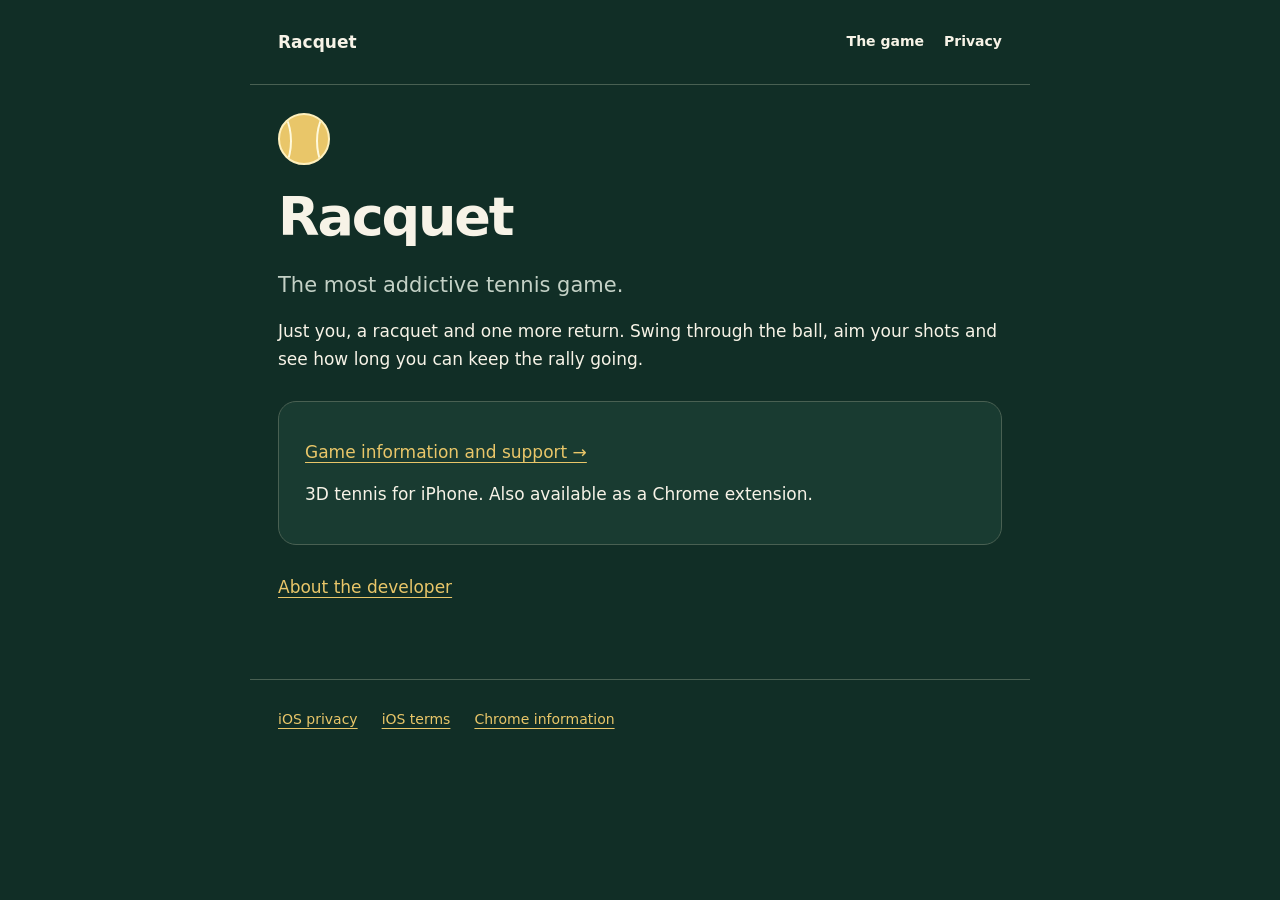
<file: index.html>
<!doctype html>
<html lang="en"><head><meta charset="utf-8"><meta name="viewport" content="width=device-width,initial-scale=1"><meta name="description" content="Racquet: the most addictive tennis game. Game information, support and privacy."><title>Racquet</title><link rel="stylesheet" href="site.css"></head>
<body><header><a href="./">Racquet</a><nav><a href="racquet/">The game</a><a href="racquet/privacy.html">Privacy</a></nav></header><main><div class="ball" aria-hidden="true"></div><h1>Racquet</h1><p class="intro">The most addictive tennis game.</p><p>Just you, a racquet and one more return. Swing through the ball, aim your shots and see how long you can keep the rally going.</p><div class="card"><p><a href="racquet/">Game information and support →</a></p><p>3D tennis for iPhone. Also available as a Chrome extension.</p></div><p><a href="https://kostakarathana.github.io/personal_website/">About the developer</a></p></main><footer><div class="links"><a href="racquet/privacy.html">iOS privacy</a><a href="racquet/terms.html">iOS terms</a><a href="https://github.com/kostakarathana/racquet-info">Chrome information</a></div></footer></body></html>
</file>
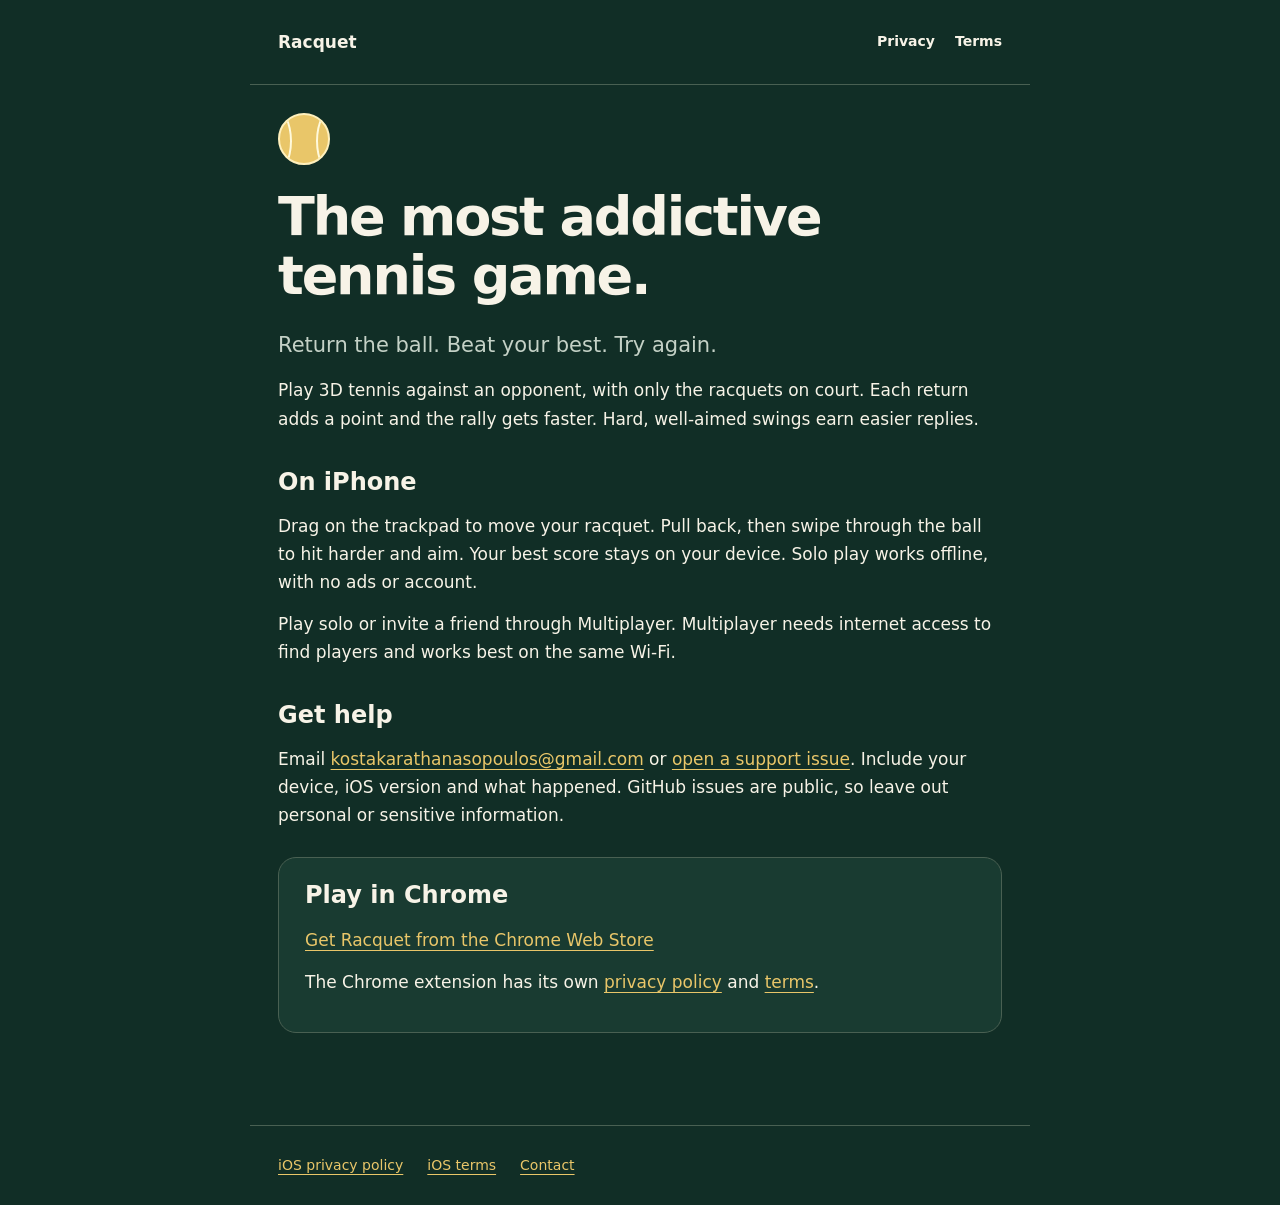
<file: racquet/index.html>
<!doctype html>
<html lang="en"><head><meta charset="utf-8"><meta name="viewport" content="width=device-width,initial-scale=1"><meta name="description" content="Racquet: the most addictive tennis game. How to play and get help."><title>Racquet — Game and support</title><link rel="stylesheet" href="../site.css"></head>
<body><header><a href="../">Racquet</a><nav><a href="privacy.html">Privacy</a><a href="terms.html">Terms</a></nav></header><main><div class="ball" aria-hidden="true"></div><h1>The most addictive tennis game.</h1><p class="intro">Return the ball. Beat your best. Try again.</p><p>Play 3D tennis against an opponent, with only the racquets on court. Each return adds a point and the rally gets faster. Hard, well-aimed swings earn easier replies.</p><h2>On iPhone</h2><p>Drag on the trackpad to move your racquet. Pull back, then swipe through the ball to hit harder and aim. Your best score stays on your device. Solo play works offline, with no ads or account.</p><p>Play solo or invite a friend through Multiplayer. Multiplayer needs internet access to find players and works best on the same Wi-Fi.</p><h2>Get help</h2><p>Email <a href="mailto:kostakarathanasopoulos@gmail.com">kostakarathanasopoulos@gmail.com</a> or <a href="https://github.com/kostakarathana/racquet-info/issues">open a support issue</a>. Include your device, iOS version and what happened. GitHub issues are public, so leave out personal or sensitive information.</p><div class="card"><h2 style="margin-top:0">Play in Chrome</h2><p><a href="https://chromewebstore.google.com/detail/racquet-the-most-addictiv/lfcmcofgaeindpmglfkhenifpkaikilh">Get Racquet from the Chrome Web Store</a></p><p>The Chrome extension has its own <a href="https://github.com/kostakarathana/racquet-info/blob/main/PRIVACY.md">privacy policy</a> and <a href="https://github.com/kostakarathana/racquet-info/blob/main/TERMS.md">terms</a>.</p></div></main><footer><div class="links"><a href="privacy.html">iOS privacy policy</a><a href="terms.html">iOS terms</a><a href="mailto:kostakarathanasopoulos@gmail.com">Contact</a></div></footer></body></html>
</file>
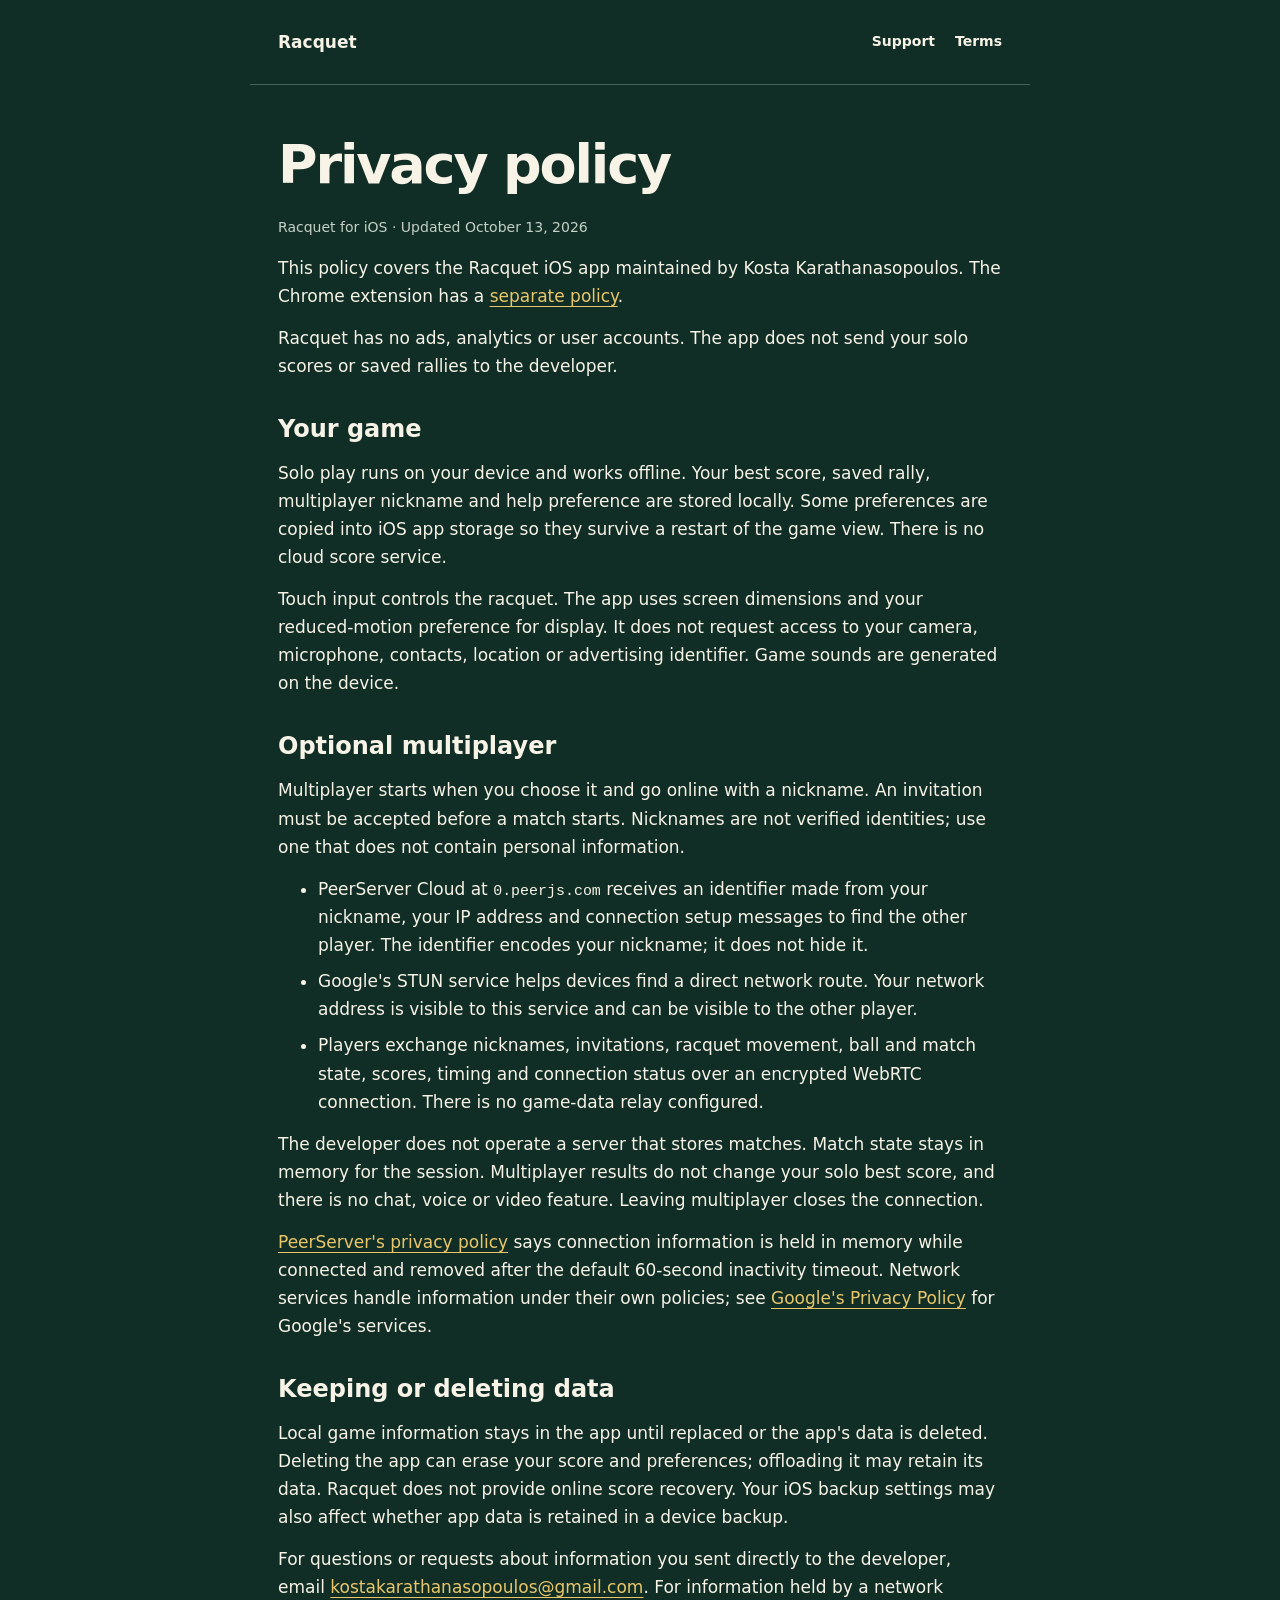
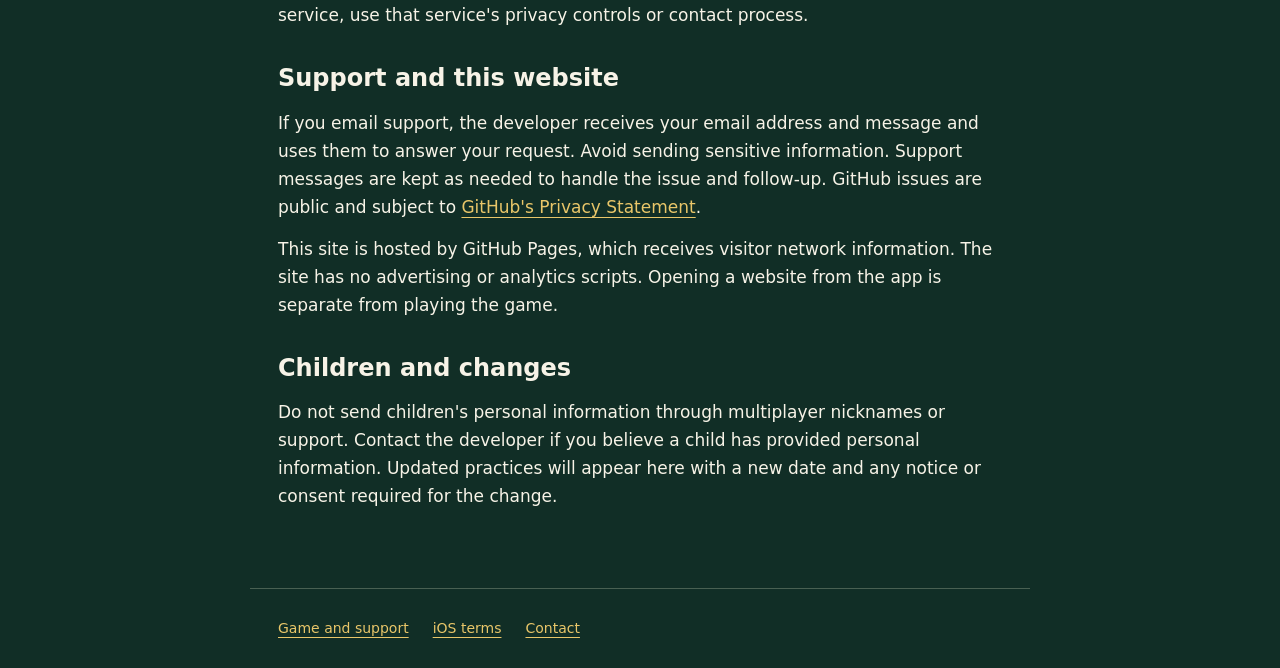
<file: racquet/privacy.html>
<!doctype html>
<html lang="en"><head><meta charset="utf-8"><meta name="viewport" content="width=device-width,initial-scale=1"><meta name="description" content="Privacy policy for the Racquet iOS app."><title>Racquet for iOS — Privacy policy</title><link rel="stylesheet" href="../site.css"></head>
<body><header><a href="./">Racquet</a><nav><a href="./">Support</a><a href="terms.html">Terms</a></nav></header><main><h1>Privacy policy</h1><p class="meta">Racquet for iOS · Updated October 13, 2026</p><p>This policy covers the Racquet iOS app maintained by Kosta Karathanasopoulos. The Chrome extension has a <a href="https://github.com/kostakarathana/racquet-info/blob/main/PRIVACY.md">separate policy</a>.</p><p>Racquet has no ads, analytics or user accounts. The app does not send your solo scores or saved rallies to the developer.</p><h2>Your game</h2><p>Solo play runs on your device and works offline. Your best score, saved rally, multiplayer nickname and help preference are stored locally. Some preferences are copied into iOS app storage so they survive a restart of the game view. There is no cloud score service.</p><p>Touch input controls the racquet. The app uses screen dimensions and your reduced-motion preference for display. It does not request access to your camera, microphone, contacts, location or advertising identifier. Game sounds are generated on the device.</p><h2>Optional multiplayer</h2><p>Multiplayer starts when you choose it and go online with a nickname. An invitation must be accepted before a match starts. Nicknames are not verified identities; use one that does not contain personal information.</p><ul><li>PeerServer Cloud at <code>0.peerjs.com</code> receives an identifier made from your nickname, your IP address and connection setup messages to find the other player. The identifier encodes your nickname; it does not hide it.</li><li>Google's STUN service helps devices find a direct network route. Your network address is visible to this service and can be visible to the other player.</li><li>Players exchange nicknames, invitations, racquet movement, ball and match state, scores, timing and connection status over an encrypted WebRTC connection. There is no game-data relay configured.</li></ul><p>The developer does not operate a server that stores matches. Match state stays in memory for the session. Multiplayer results do not change your solo best score, and there is no chat, voice or video feature. Leaving multiplayer closes the connection.</p><p><a href="https://github.com/peers/peerjs-server/blob/master/PRIVACY.md">PeerServer's privacy policy</a> says connection information is held in memory while connected and removed after the default 60-second inactivity timeout. Network services handle information under their own policies; see <a href="https://policies.google.com/privacy">Google's Privacy Policy</a> for Google's services.</p><h2>Keeping or deleting data</h2><p>Local game information stays in the app until replaced or the app's data is deleted. Deleting the app can erase your score and preferences; offloading it may retain its data. Racquet does not provide online score recovery. Your iOS backup settings may also affect whether app data is retained in a device backup.</p><p>For questions or requests about information you sent directly to the developer, email <a href="mailto:kostakarathanasopoulos@gmail.com">kostakarathanasopoulos@gmail.com</a>. For information held by a network service, use that service's privacy controls or contact process.</p><h2>Support and this website</h2><p>If you email support, the developer receives your email address and message and uses them to answer your request. Avoid sending sensitive information. Support messages are kept as needed to handle the issue and follow-up. GitHub issues are public and subject to <a href="https://docs.github.com/en/site-policy/privacy-policies/github-general-privacy-statement">GitHub's Privacy Statement</a>.</p><p>This site is hosted by GitHub Pages, which receives visitor network information. The site has no advertising or analytics scripts. Opening a website from the app is separate from playing the game.</p><h2>Children and changes</h2><p>Do not send children's personal information through multiplayer nicknames or support. Contact the developer if you believe a child has provided personal information. Updated practices will appear here with a new date and any notice or consent required for the change.</p></main><footer><div class="links"><a href="./">Game and support</a><a href="terms.html">iOS terms</a><a href="mailto:kostakarathanasopoulos@gmail.com">Contact</a></div></footer></body></html>
</file>
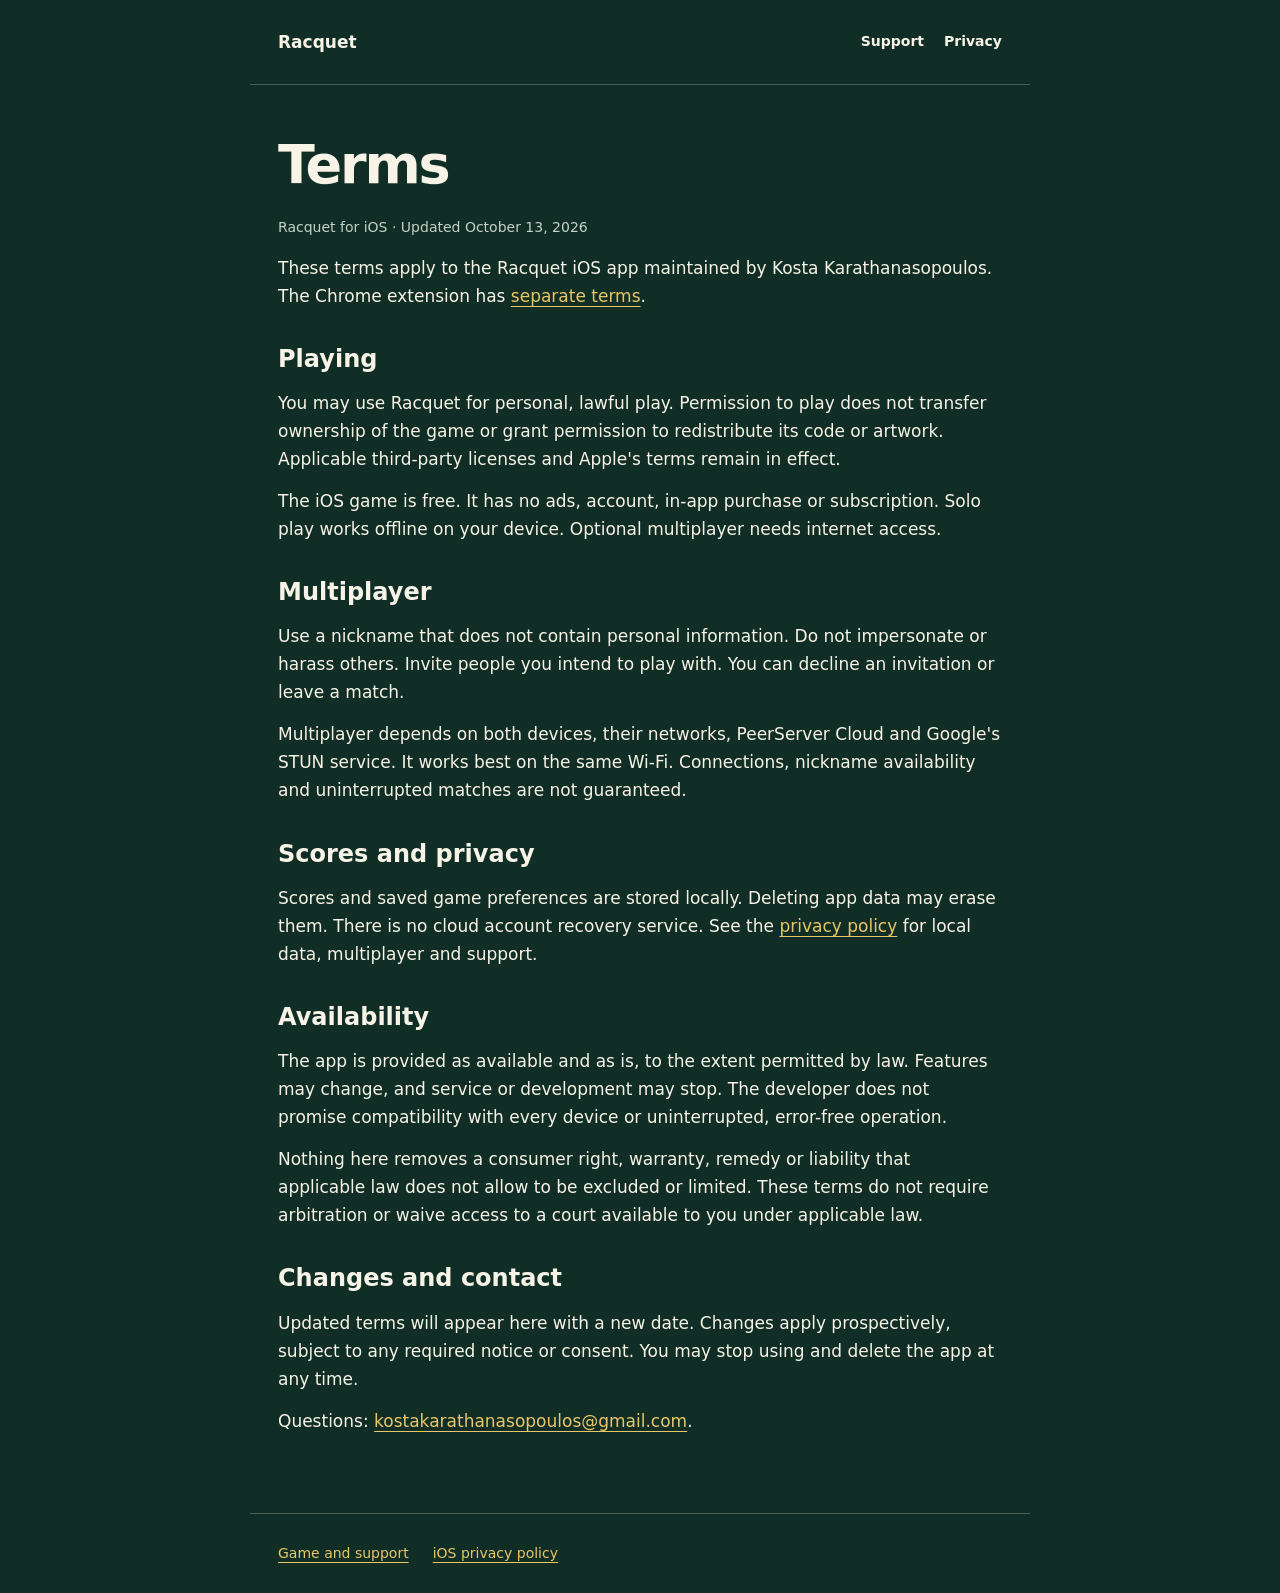
<file: racquet/terms.html>
<!doctype html>
<html lang="en"><head><meta charset="utf-8"><meta name="viewport" content="width=device-width,initial-scale=1"><meta name="description" content="Terms for the Racquet iOS app."><title>Racquet for iOS — Terms</title><link rel="stylesheet" href="../site.css"></head>
<body><header><a href="./">Racquet</a><nav><a href="./">Support</a><a href="privacy.html">Privacy</a></nav></header><main><h1>Terms</h1><p class="meta">Racquet for iOS · Updated October 13, 2026</p><p>These terms apply to the Racquet iOS app maintained by Kosta Karathanasopoulos. The Chrome extension has <a href="https://github.com/kostakarathana/racquet-info/blob/main/TERMS.md">separate terms</a>.</p><h2>Playing</h2><p>You may use Racquet for personal, lawful play. Permission to play does not transfer ownership of the game or grant permission to redistribute its code or artwork. Applicable third-party licenses and Apple's terms remain in effect.</p><p>The iOS game is free. It has no ads, account, in-app purchase or subscription. Solo play works offline on your device. Optional multiplayer needs internet access.</p><h2>Multiplayer</h2><p>Use a nickname that does not contain personal information. Do not impersonate or harass others. Invite people you intend to play with. You can decline an invitation or leave a match.</p><p>Multiplayer depends on both devices, their networks, PeerServer Cloud and Google's STUN service. It works best on the same Wi-Fi. Connections, nickname availability and uninterrupted matches are not guaranteed.</p><h2>Scores and privacy</h2><p>Scores and saved game preferences are stored locally. Deleting app data may erase them. There is no cloud account recovery service. See the <a href="privacy.html">privacy policy</a> for local data, multiplayer and support.</p><h2>Availability</h2><p>The app is provided as available and as is, to the extent permitted by law. Features may change, and service or development may stop. The developer does not promise compatibility with every device or uninterrupted, error-free operation.</p><p>Nothing here removes a consumer right, warranty, remedy or liability that applicable law does not allow to be excluded or limited. These terms do not require arbitration or waive access to a court available to you under applicable law.</p><h2>Changes and contact</h2><p>Updated terms will appear here with a new date. Changes apply prospectively, subject to any required notice or consent. You may stop using and delete the app at any time.</p><p>Questions: <a href="mailto:kostakarathanasopoulos@gmail.com">kostakarathanasopoulos@gmail.com</a>.</p></main><footer><div class="links"><a href="./">Game and support</a><a href="privacy.html">iOS privacy policy</a></div></footer></body></html>
</file>
<file: site.css>
:root{color-scheme:dark;--bg:#112e26;--panel:#193b31;--text:#f7f3e7;--muted:#c4d1c6;--line:#496052;--accent:#e9c669}*{box-sizing:border-box}body{margin:0;background:var(--bg);color:var(--text);font:17px/1.65 ui-sans-serif,system-ui,-apple-system,BlinkMacSystemFont,"Segoe UI",sans-serif}main,header,footer{max-width:780px;margin:auto;padding:28px}header{display:flex;align-items:center;justify-content:space-between;gap:16px;border-bottom:1px solid var(--line)}header a{color:var(--text);text-decoration:none;font-weight:650}header nav{display:flex;gap:20px;font-size:14px}a{color:var(--accent);text-underline-offset:4px}h1{font-size:clamp(35px,6vw,54px);line-height:1.1;letter-spacing:-.04em;margin:22px 0}h2{font-size:24px;line-height:1.3;margin:34px 0 12px}p,ul{margin:14px 0}.intro{font-size:21px;color:var(--muted);max-width:600px}.meta,footer{font-size:14px;color:var(--muted)}.card{padding:22px 26px;background:var(--panel);border:1px solid var(--line);border-radius:18px;margin:28px 0}.links{display:flex;flex-wrap:wrap;gap:14px 24px}.ball{width:52px;height:52px;border-radius:50%;background:var(--accent);border:2px solid #fff0bc;position:relative;overflow:hidden}.ball:before,.ball:after{content:"";position:absolute;width:32px;height:64px;border:2px solid #fff9db;border-radius:50%;top:-8px}.ball:before{left:-24px}.ball:after{right:-24px}footer{border-top:1px solid var(--line);margin-top:36px}li{margin:8px 0}code{overflow-wrap:anywhere;font-size:.88em}button{font:inherit}@media(max-width:450px){main,header,footer{padding:22px}header nav{gap:12px}}
</file>
